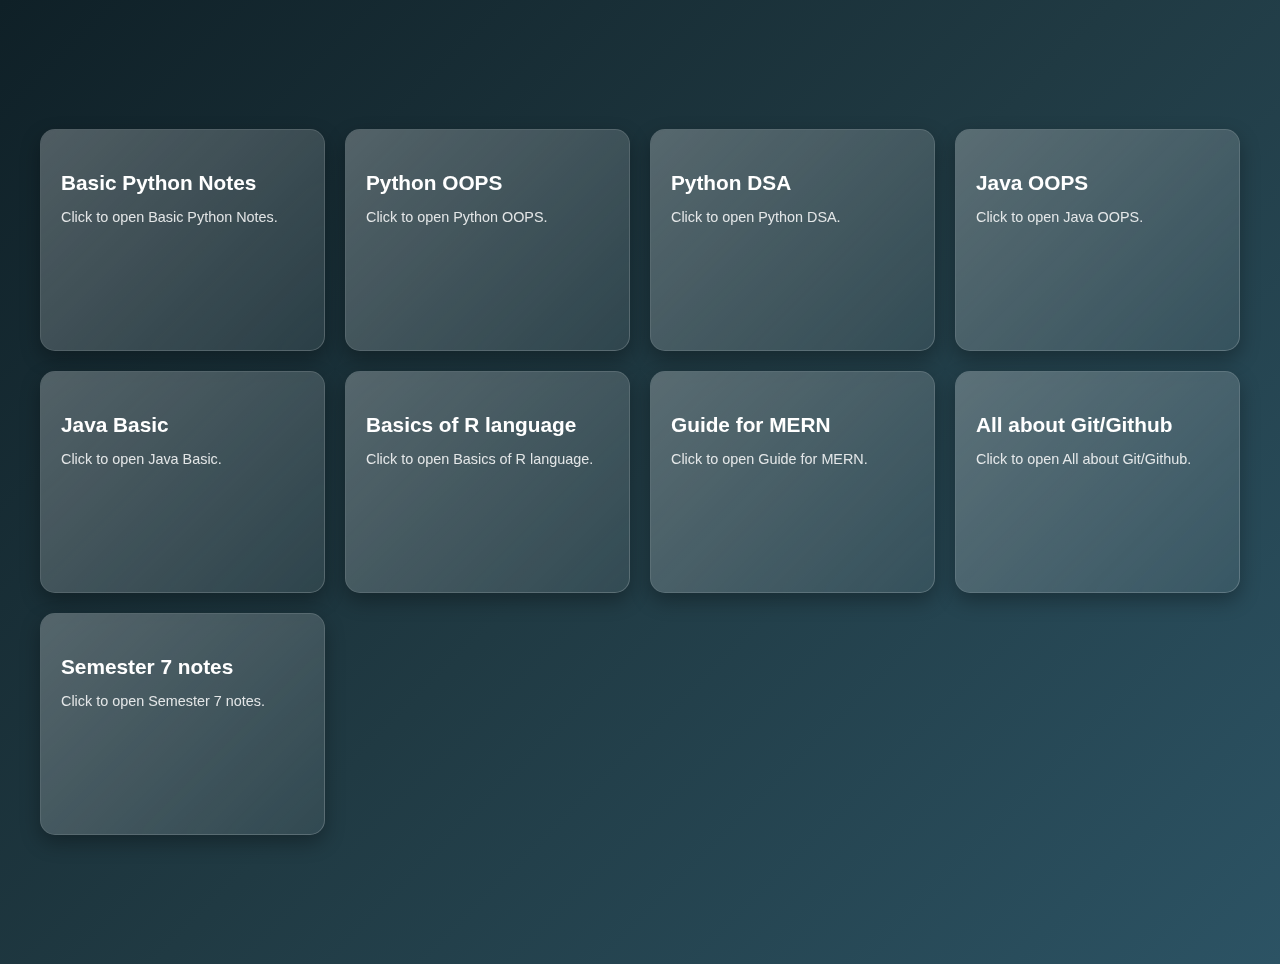
<file: index.html>
<!DOCTYPE html>
<html lang="en">
<head>
<meta charset="UTF-8" />
<meta name="viewport" content="width=device-width, initial-scale=1.0" />
<title>Notes Web App</title>
<style>
  body {
    margin: 0;
    font-family: 'Segoe UI', sans-serif;
    background: linear-gradient(135deg, #0f2027, #203a43, #2c5364);
    color: white;
    display: flex;
    justify-content: center;
    align-items: center;
    min-height: 100vh;
    padding: 2rem;
  }

  .container {
    display: grid;
    grid-template-columns: repeat(auto-fit, minmax(240px, 1fr));
    gap: 20px;
    width: 100%;
    max-width: 1200px;
  }

  .card {
    position: relative;
    padding: 20px;
    height: 180px;
    border-radius: 15px;
    background: rgba(255, 255, 255, 0.08);
    backdrop-filter: blur(10px);
    border: 1px solid rgba(255, 255, 255, 0.2);
    box-shadow: 0 8px 20px rgba(0,0,0,0.3);
    transition: transform 0.4s ease, box-shadow 0.4s ease;
    transform-style: preserve-3d;
    cursor: pointer;
    overflow: hidden;
  }

  .card::before {
    content: "";
    position: absolute;
    inset: 0;
    background: linear-gradient(135deg, rgba(255,255,255,0.2), transparent);
    z-index: 0;
    transition: opacity 0.3s ease;
  }

  .card:hover {
    transform: rotateY(12deg) rotateX(8deg) scale(1.05);
    box-shadow: 0 15px 40px rgba(0,0,0,0.6);
  }

  .card:hover::before {
    opacity: 0.5;
  }

  .card h3 {
    position: relative;
    z-index: 1;
    font-size: 1.3rem;
    margin-bottom: 0.5rem;
  }

  .card p {
    position: relative;
    z-index: 1;
    font-size: 0.9rem;
    opacity: 0.85;
  }
</style>
</head>
<body>
  <div class="container" id="cardsContainer"></div>

<script>
  const notes = [
    "Basic Python Notes",
    "Python OOPS",
    "Python DSA",
    "Java OOPS",
    "Java Basic",
    "Basics of R language",
    "Guide for MERN",
    "All about Git/Github",
    "Semester 7 notes"
  ];

  const container = document.getElementById('cardsContainer');

  notes.forEach(note => {
    const card = document.createElement('div');
    card.classList.add('card');
    card.innerHTML = `
      <h3>${note}</h3>
      <p>Click to open ${note}.</p>
    `;
    container.appendChild(card);
  });
</script>
</body>
</html>
</file>
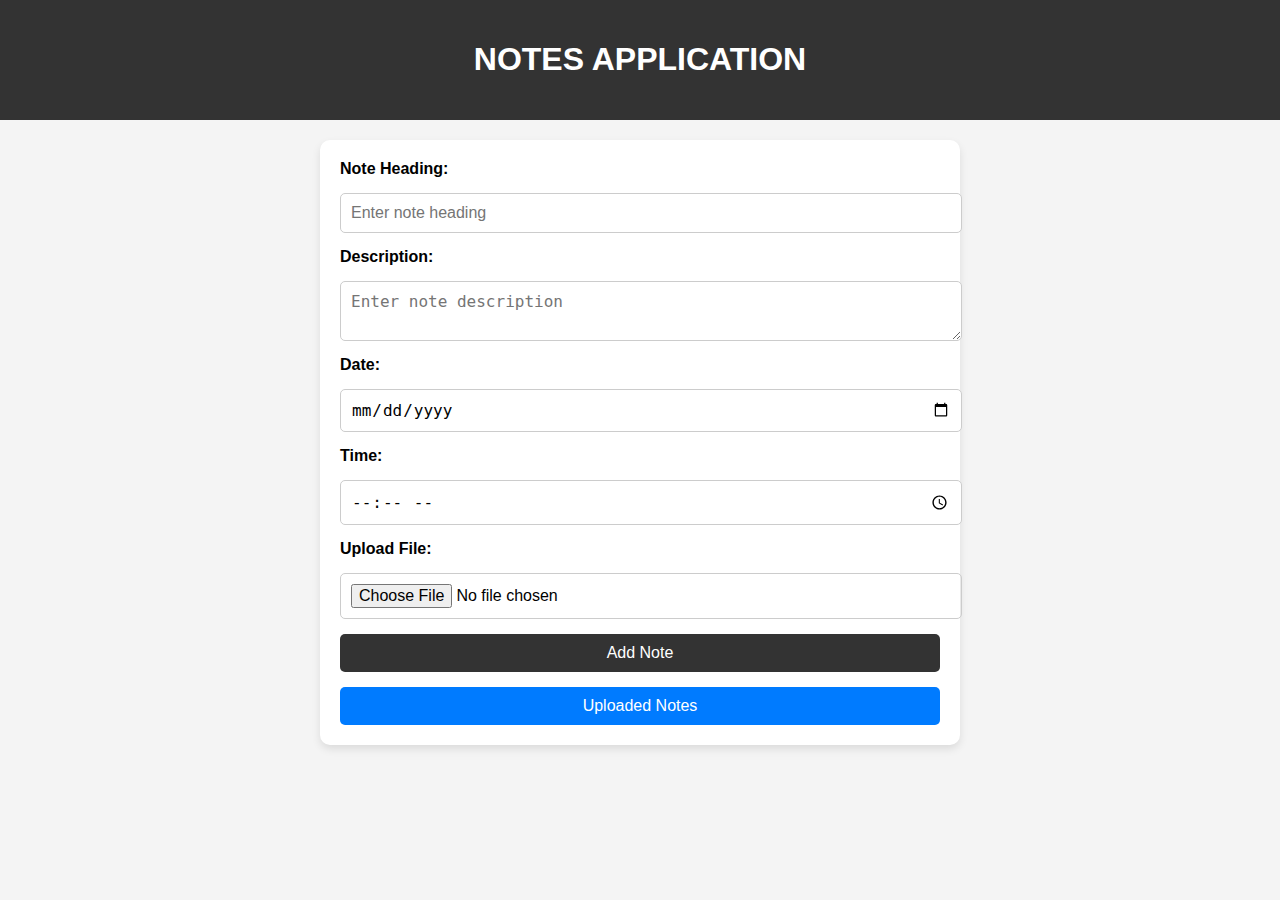
<file: notes web application/index.html>
<!DOCTYPE html>
<html lang="en">
<head>
    <meta charset="UTF-8">
    <meta name="viewport" content="width=device-width, initial-scale=1.0">
    <title>Notes</title>
    <link rel="stylesheet" href="styles.css">
    <style>
        .button {
            display: inline-block;
            padding: 10px 20px;
            font-size: 16px;
            color: #fff;
            background-color: #007bff;
            border: none;
            border-radius: 5px;
            text-decoration: none;
            text-align: center;
            cursor: pointer;
        }
        .button:hover {
            background-color: #0056b3;
        }
    </style>
</head>
<body>
    <header class="app-header">
        <h1>NOTES APPLICATION</h1>
    </header>

    <main class="main-content">
        <section class="add-notes">
            <form action="#" method="post" class="note-form" id="note-form">
                <label for="note-heading">Note Heading:</label>
                <input type="text" id="note-heading" name="note-heading" placeholder="Enter note heading" required>

                <label for="note-description">Description:</label>
                <textarea id="note-description" name="note-description" placeholder="Enter note description" required></textarea>

                <label for="note-date">Date:</label>
                <input type="date" id="note-date" name="note-date" required>

                <label for="note-time">Time:</label>
                <input type="time" id="note-time" name="note-time" required>

                <label for="file-upload">Upload File:</label>
                <input type="file" id="file-upload" name="file-upload" accept=".pdf, .png, .jpg, .gif, .xlsx" required>

                <button type="submit" class="add-btn">Add Note</button>
                <a href="notes.html" class="button">Uploaded Notes</a>
            </form>
        </section>
    </main>

    <script>
        // Handle form submission
        document.getElementById("note-form").addEventListener("submit", function(event) {
            event.preventDefault();

            // Get form values
            const heading = document.getElementById("note-heading").value;
            const description = document.getElementById("note-description").value;
            const date = document.getElementById("note-date").value;
            const time = document.getElementById("note-time").value;
            const fileInput = document.getElementById("file-upload");
            const file = fileInput.files[0];

            // Create a note object
            const note = {
                heading: heading,
                description: description,
                date: date,
                time: time,
                fileName: file ? file.name : "No file uploaded",
                fileUrl: file ? URL.createObjectURL(file) : null,
            };

            // Get existing notes from localStorage or create a new array
            const notes = JSON.parse(localStorage.getItem("notes")) || [];

            // Add the new note to the array
            notes.push(note);

            // Save the updated notes array to localStorage
            localStorage.setItem("notes", JSON.stringify(notes));

            // Clear the form fields
            document.getElementById("note-form").reset();

            // Redirect to the Notes page
            window.location.href = "notes.html";
        });
    </script>
</body>
</html>
</file>
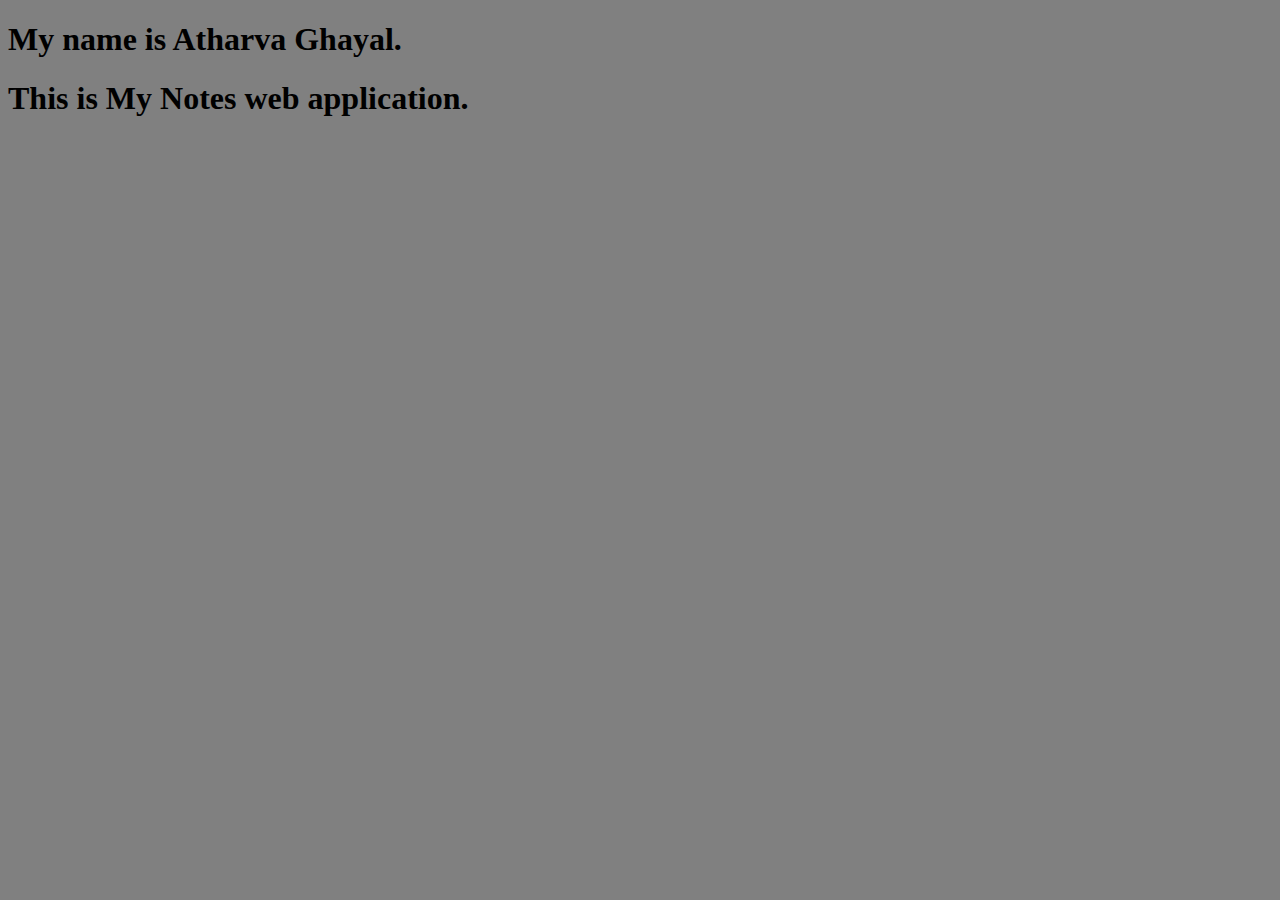
<file: home.html>
<!DOCTYPE html>
<html lang="en">
<head>
    <meta charset="UTF-8">
    <meta name="viewport" content="width=device-width, initial-scale=1.0">
    <title>AG notes</title>
    <link rel="stylesheet" href="home.css">
</head>
<h1>My name is Atharva Ghayal.</h1>
<body>
    <h1>This is My Notes web application.</h1>
</body>
</html>
</file>
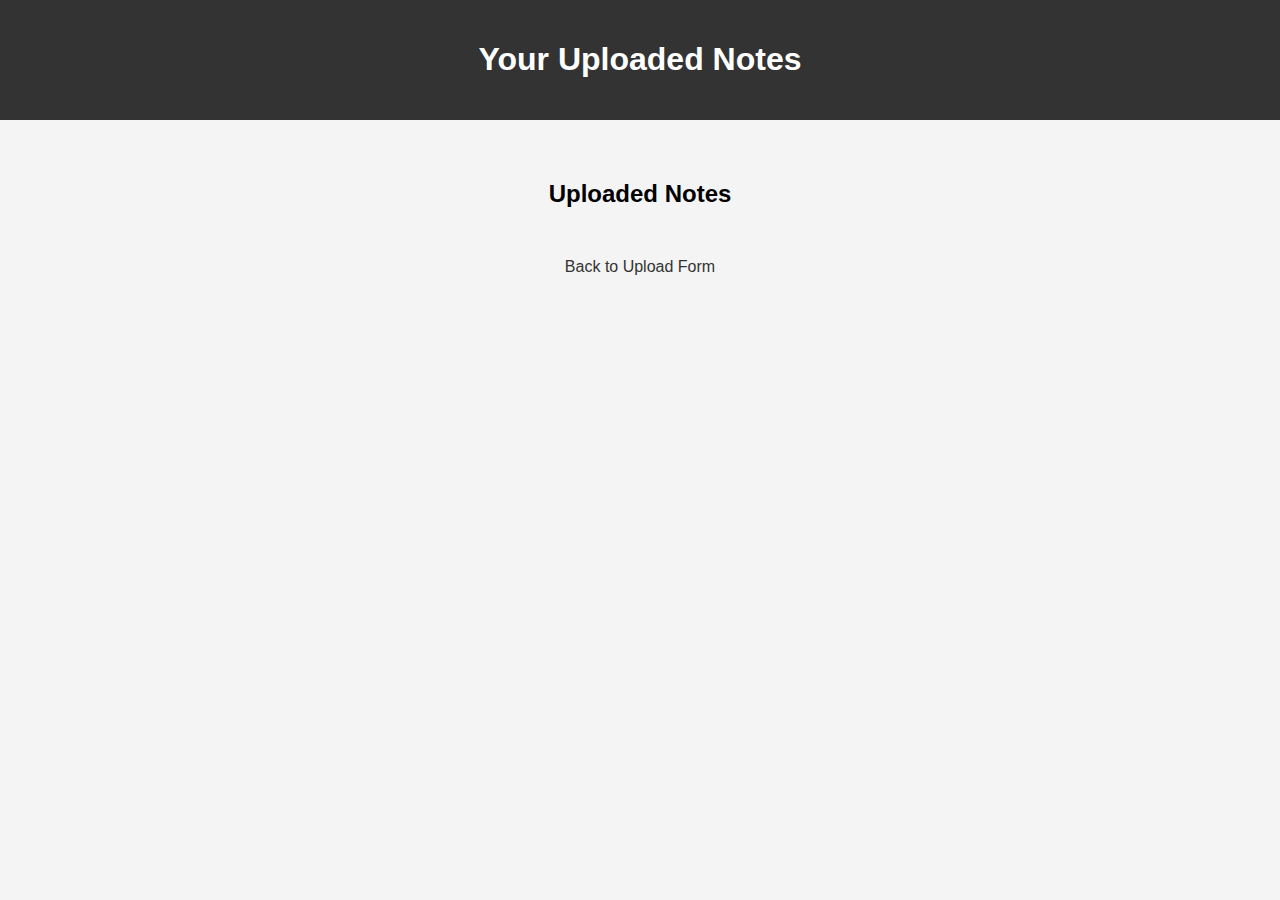
<file: notes web application/notes.html>
<!DOCTYPE html>
<html lang="en">
<head>
    <meta charset="UTF-8">
    <meta name="viewport" content="width=device-width, initial-scale=1.0">
    <title>Your Notes</title>
    <link rel="stylesheet" href="styles.css">
</head>
<body>
    <header class="app-header">
        <h1>Your Uploaded Notes</h1>
    </header>

    <main class="main-content">
        <section class="display-notes">
            <h2>Uploaded Notes</h2>
            <div class="notes-container" id="notes-container">
                <!-- Notes will be displayed here -->
            </div>
            <a href="index.html" class="back-btn">Back to Upload Form</a>
        </section>
    </main>

    <script>
        // Get notes from localStorage
        const notes = JSON.parse(localStorage.getItem("notes")) || [];

        // Get the notes container
        const notesContainer = document.getElementById("notes-container");

        // Function to render notes
        function renderNotes() {
            notesContainer.innerHTML = ""; // Clear the container
            notes.forEach((note, index) => {
                const noteBlock = document.createElement("div");
                noteBlock.classList.add("note-block");

                // Add content to the note block
                noteBlock.innerHTML = `
                    <h3>${note.heading}</h3>
                    <p><strong>Description:</strong> ${note.description}</p>
                    <p><strong>Date:</strong> ${note.date}</p>
                    <p><strong>Time:</strong> ${note.time}</p>
                    <p><strong>File:</strong> ${note.fileName}</p>
                    ${note.fileUrl ? `<a href="${note.fileUrl}" download="${note.fileName}">Download File</a>` : ''}
                    <button class="delete-btn" data-index="${index}">Delete</button>
                `;

                // Append the note block to the container
                notesContainer.appendChild(noteBlock);
            });

            // Add delete event listeners
            const deleteButtons = document.querySelectorAll(".delete-btn");
            deleteButtons.forEach(button => {
                button.addEventListener("click", deleteNote);
            });
        }

        // Function to delete a note
        function deleteNote(event) {
            const noteIndex = event.target.dataset.index; // Get the index of the note to delete
            notes.splice(noteIndex, 1); // Remove the note from the array
            localStorage.setItem("notes", JSON.stringify(notes)); // Update localStorage
            renderNotes(); // Re-render notes
        }

        // Initial render of notes
        renderNotes();
    </script>
</body>
</html>
</file>
<file: notes web application/styles.css>
/* Global styles */
body {
    font-family: Arial, sans-serif;
    background-color: #f4f4f4;
    margin: 0;
    padding: 0;
}

.app-header {
    background-color: #333;
    color: white;
    text-align: center;
    padding: 20px 0;
}

.main-content {
    padding: 20px;
}

/* Form styling */
.note-form {
    display: grid;
    gap: 15px;
    max-width: 600px;
    margin: 0 auto;
    background-color: white;
    padding: 20px;
    border-radius: 10px;
    box-shadow: 0 4px 8px rgba(0, 0, 0, 0.1);
}

.note-form label {
    font-weight: bold;
}

.note-form input, .note-form textarea {
    width: 100%;
    padding: 10px;
    border-radius: 5px;
    border: 1px solid #ccc;
    font-size: 16px;
}

.add-btn {
    background-color: #333;
    color: white;
    padding: 10px 20px;
    border: none;
    border-radius: 5px;
    cursor: pointer;
    font-size: 16px;
    transition: background-color 0.3s ease;
}

.add-btn:hover {
    background-color: #555;
}

/* Notes display */
.display-notes {
    margin-top: 40px;
    text-align: center;
}

.notes-container {
    display: grid;
    grid-template-columns: repeat(3, 1fr);
    gap: 20px;
    justify-items: center;
    margin-top: 20px;
}

/* Note block styling */
.note-block {
    background-color: white;
    padding: 20px;
    border-radius: 10px;
    box-shadow: 0 4px 8px rgba(0, 0, 0, 0.1);
    width: 100%;
    max-width: 300px;
    transition: transform 0.3s ease, box-shadow 0.3s ease;
}

.note-block h3 {
    margin-top: 0;
    color: #333;
}

.note-block p {
    margin: 10px 0;
    color: #555;
}

/* Hover effects */
.note-block:hover {
    transform: translateY(-10px);
    box-shadow: 0 6px 12px rgba(0, 0, 0, 0.15);
}

.back-btn {
    display: block;
    margin-top: 20px;
    color: #333;
    text-decoration: none;
    font-size: 16px;
    padding: 10px;
    background-color: #f4f4f4;
    border-radius: 5px;
    text-align: center;
}

.back-btn:hover {
    background-color: #ddd;
}
.delete-btn {
    margin-top: 10px;
    padding: 5px 10px;
    background-color: #e74c3c;
    color: white;
    border: none;
    border-radius: 5px;
    cursor: pointer;
}

.delete-btn:hover {
    background-color: #c0392b;
}
</file>
<file: home.css>
body{
    background-color: grey;
}
h1.body{
    text-align: center;
}
</file>
